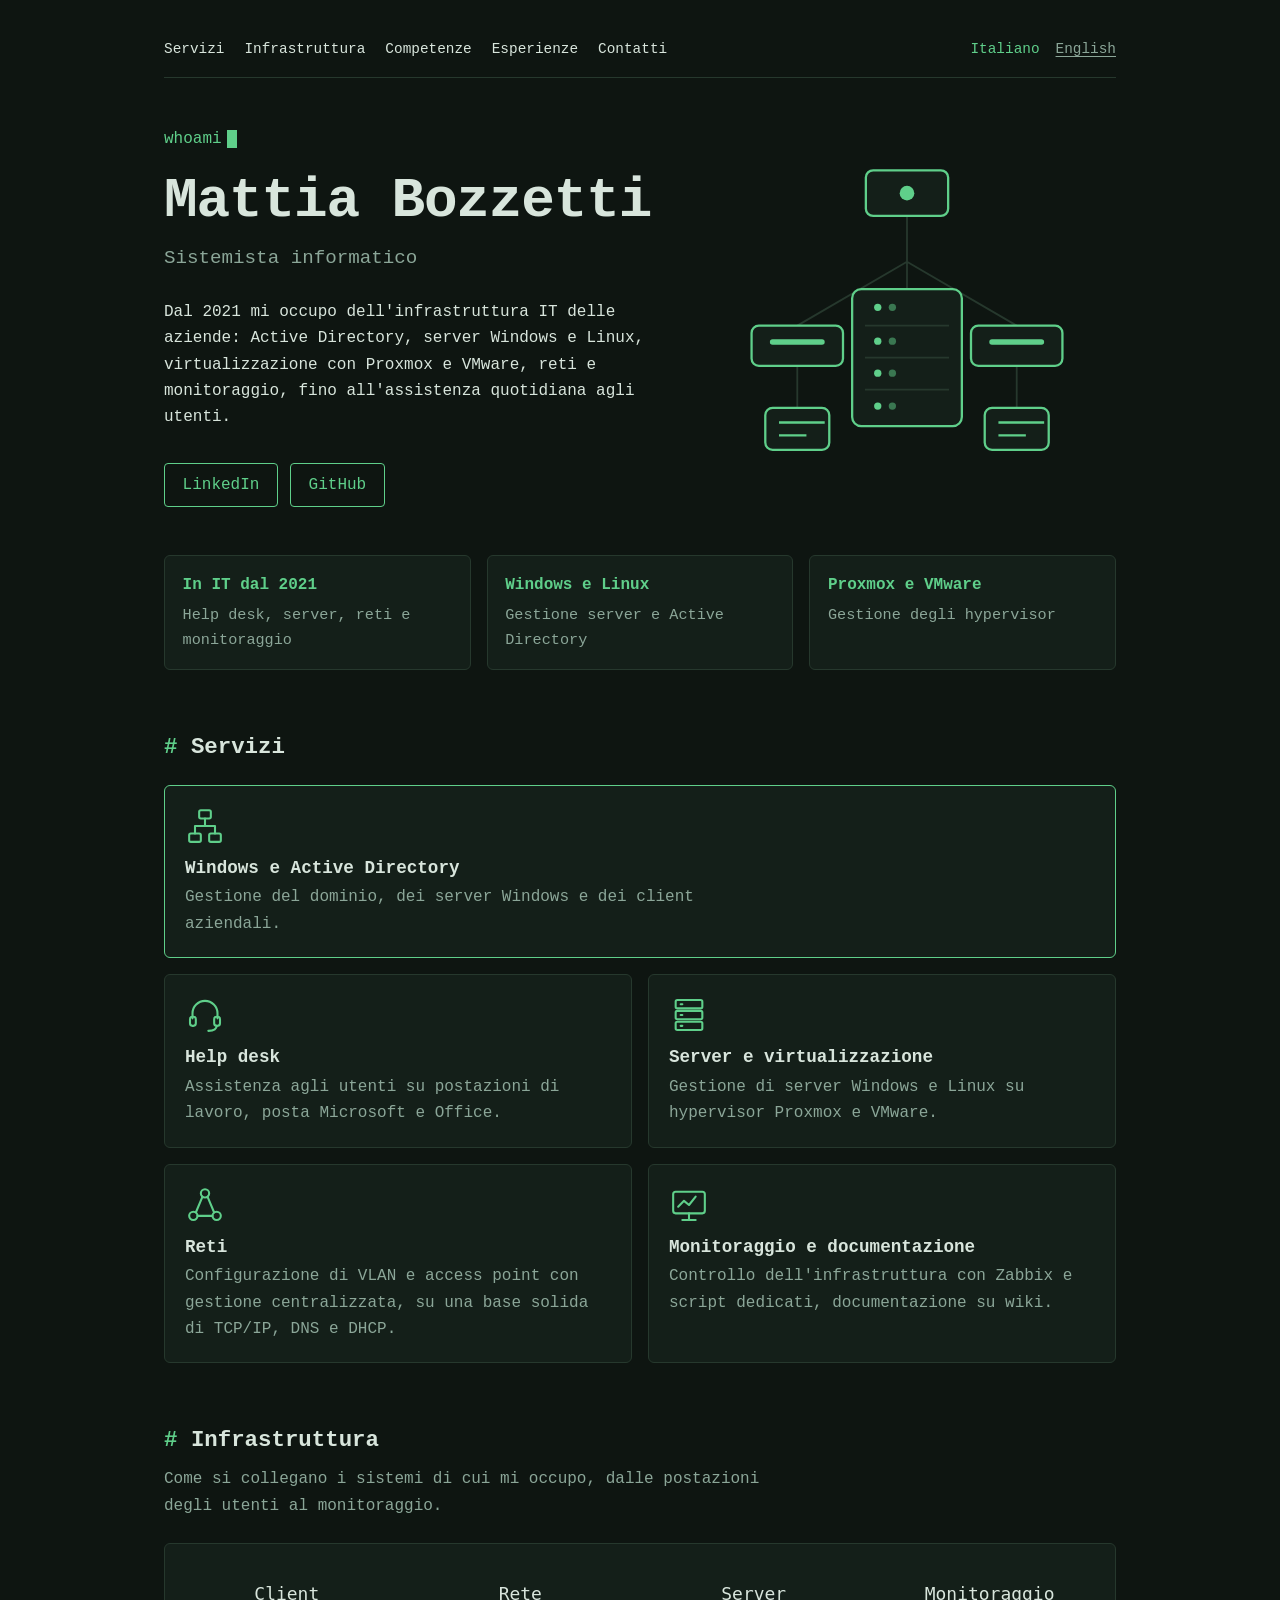
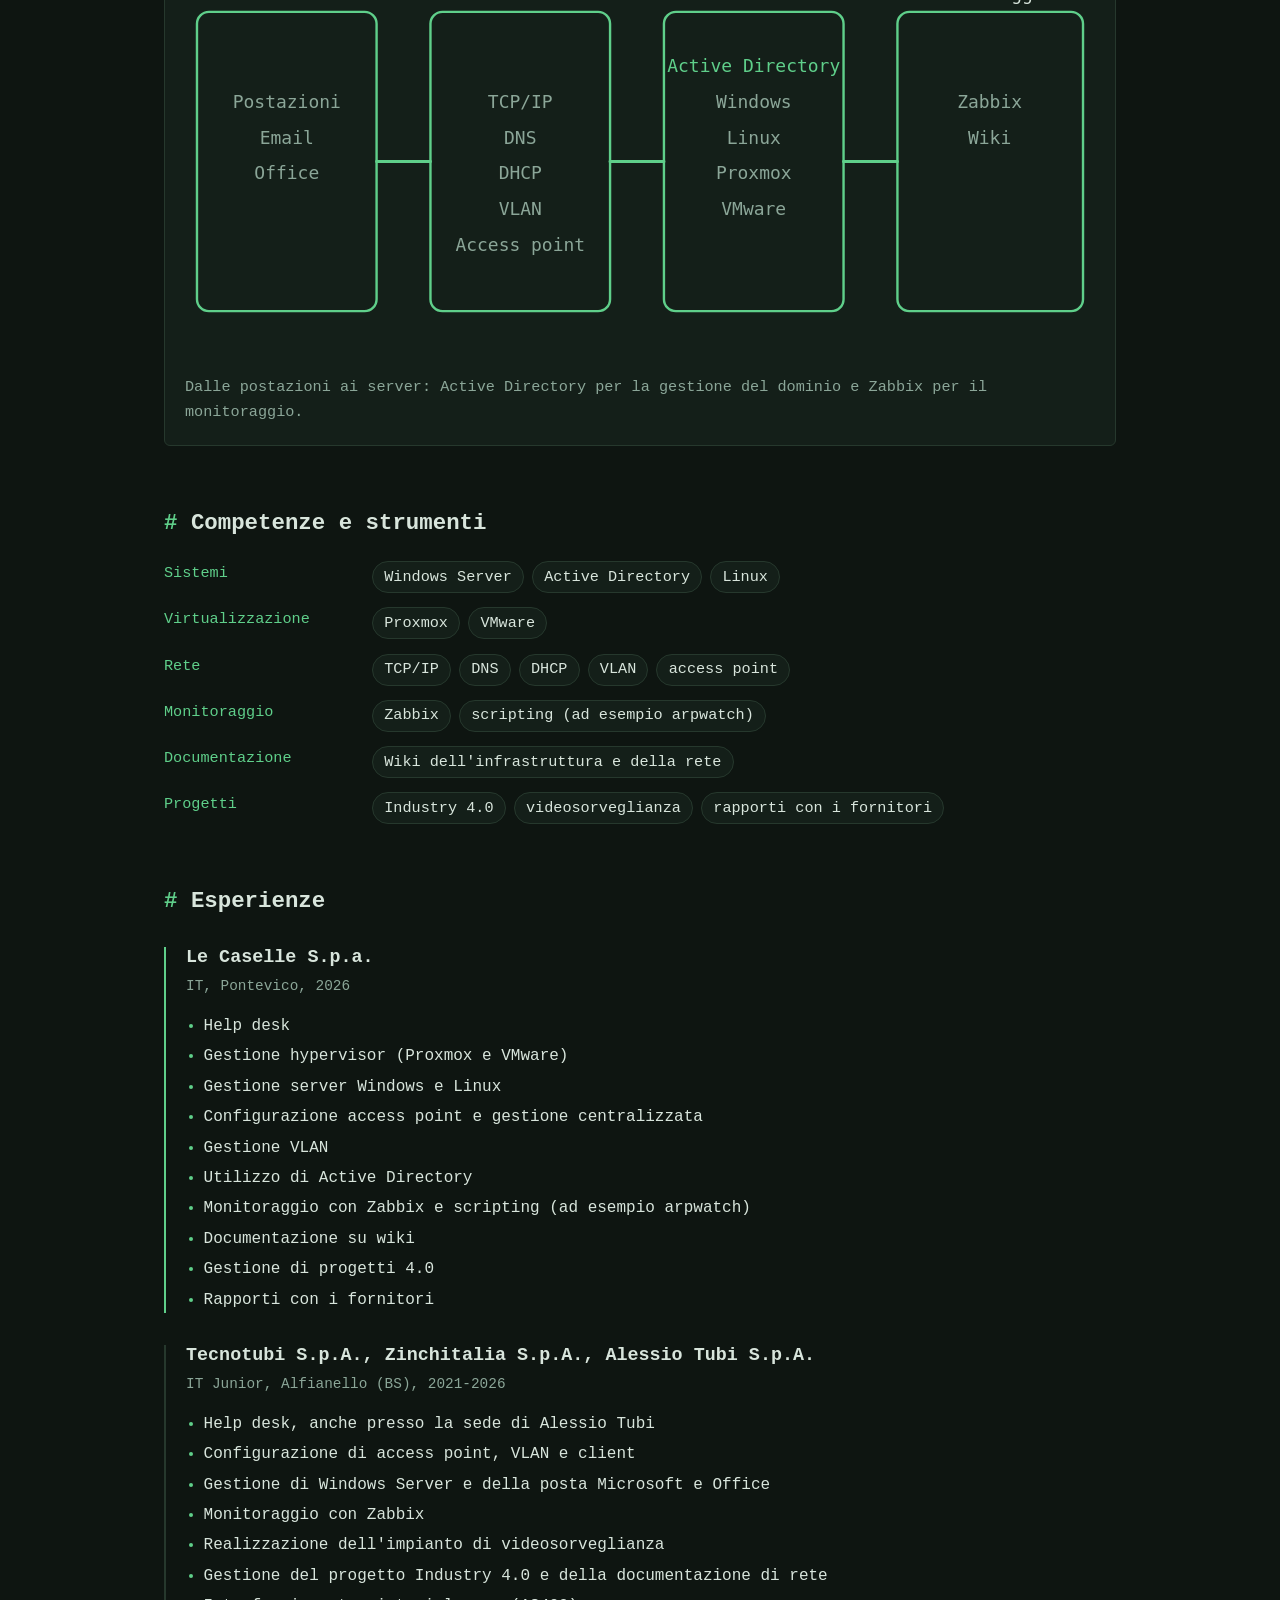
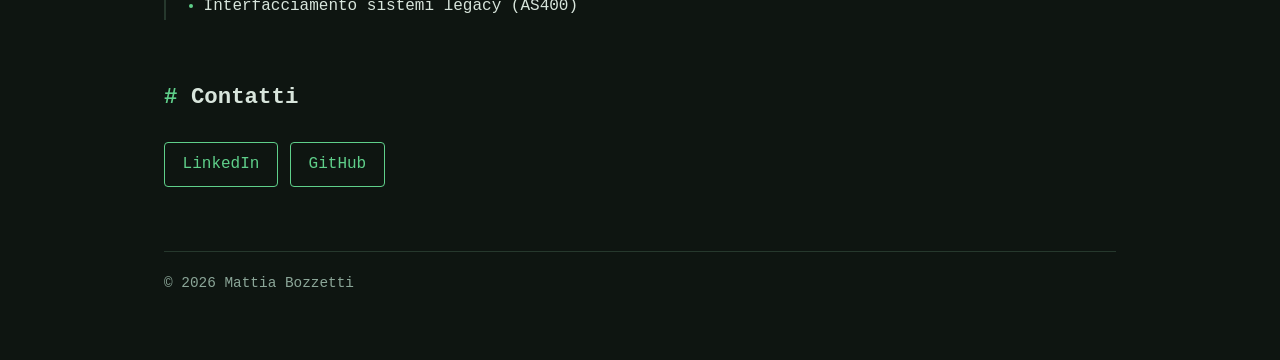
<file: index.html>
<!DOCTYPE html>
<html lang="it">
<head>
  <meta charset="utf-8">
  <meta name="viewport" content="width=device-width, initial-scale=1">
  <title>Mattia Bozzetti – Sistemista informatico</title>
  <meta name="description" content="Mattia Bozzetti, sistemista informatico: Active Directory, server Windows e Linux, virtualizzazione Proxmox e VMware, reti e monitoraggio Zabbix.">
  <link rel="alternate" hreflang="en" href="en.html">
  <link rel="stylesheet" href="style.css">
  <link rel="icon" href="img/favicon.svg" type="image/svg+xml">
  <meta property="og:type" content="website">
  <meta property="og:title" content="Mattia Bozzetti – Sistemista informatico">
  <meta property="og:description" content="Mattia Bozzetti, sistemista informatico: Active Directory, server Windows e Linux, virtualizzazione Proxmox e VMware, reti e monitoraggio Zabbix.">
  <meta property="og:locale" content="it_IT">
  <script type="application/ld+json">{"@context": "https://schema.org", "@type": "Person", "name": "Mattia Bozzetti", "jobTitle": "Sistemista informatico", "worksFor": {"@type": "Organization", "name": "Le Caselle S.p.a."}, "sameAs": ["https://www.linkedin.com/in/TUO-PROFILO", "https://github.com/mbozzetti00"]}</script>
</head>
<body>
  <div class="page">
    <nav class="top" aria-label="Menu"><div class="sections"><a href="#servizi">Servizi</a><a href="#infrastruttura">Infrastruttura</a><a href="#competenze">Competenze</a><a href="#esperienze">Esperienze</a><a href="#contatti">Contatti</a></div><div class="lang"><a href="index.html" hreflang="it" aria-current="page">Italiano</a>
      <a href="en.html" hreflang="en" lang="en">English</a></div></nav>

    <header class="hero"><div class="hero-text">
      <p class="prompt">whoami</p>
      <h1>Mattia Bozzetti</h1>
      <p class="role">Sistemista informatico</p>
      <p class="lead">Dal 2021 mi occupo dell'infrastruttura IT delle aziende: Active Directory, server Windows e Linux, virtualizzazione con Proxmox e VMware, reti e monitoraggio, fino all'assistenza quotidiana agli utenti.</p>
      <ul class="links">
        <li><a href=" https://it.linkedin.com/in/mattia-bozzetti-506442198">LinkedIn</a></li>
        <li><a href="https://github.com/mbozzetti00">GitHub</a></li>
      </ul>
    </div><img class="hero-art" src="img/hero.svg" alt="" width="420" height="360"></header>
    <ul class="facts"><li><strong>In IT dal 2021</strong><span>Help desk, server, reti e monitoraggio</span></li><li><strong>Windows e Linux</strong><span>Gestione server e Active Directory</span></li><li><strong>Proxmox e VMware</strong><span>Gestione degli hypervisor</span></li></ul>

    <main>
      <section id="servizi">
        <h2>Servizi</h2>
        <ul class="services">
          <li class="main">
            <img class="ico" src="img/s1.svg" alt="" width="40" height="40"><h3>Windows e Active Directory</h3>
            <p>Gestione del dominio, dei server Windows e dei client aziendali.</p>
          </li>
          <li>
            <img class="ico" src="img/s2.svg" alt="" width="40" height="40"><h3>Help desk</h3>
            <p>Assistenza agli utenti su postazioni di lavoro, posta Microsoft e Office.</p>
          </li>
          <li>
            <img class="ico" src="img/s3.svg" alt="" width="40" height="40"><h3>Server e virtualizzazione</h3>
            <p>Gestione di server Windows e Linux su hypervisor Proxmox e VMware.</p>
          </li>
          <li>
            <img class="ico" src="img/s4.svg" alt="" width="40" height="40"><h3>Reti</h3>
            <p>Configurazione di VLAN e access point con gestione centralizzata, su una base solida di TCP/IP, DNS e DHCP.</p>
          </li>
          <li>
            <img class="ico" src="img/s5.svg" alt="" width="40" height="40"><h3>Monitoraggio e documentazione</h3>
            <p>Controllo dell'infrastruttura con Zabbix e script dedicati, documentazione su wiki.</p>
          </li>
        </ul>
      </section>

      <section id="infrastruttura">
        <h2>Infrastruttura</h2>
        <p class="intro">Come si collegano i sistemi di cui mi occupo, dalle postazioni degli utenti al monitoraggio.</p>
        <figure class="diagram">
          <img src="img/infra.svg" alt="Schema dell'infrastruttura: client, rete, server e monitoraggio" width="760" height="330">
          <figcaption>Dalle postazioni ai server: Active Directory per la gestione del dominio e Zabbix per il monitoraggio.</figcaption>
        </figure>
      </section>

      <section id="competenze">
        <h2>Competenze e strumenti</h2>
        <dl class="skills">
          <dt>Sistemi</dt>
          <dd class="chips"><span>Windows Server</span><span>Active Directory</span><span>Linux</span></dd>
          <dt>Virtualizzazione</dt>
          <dd class="chips"><span>Proxmox</span><span>VMware</span></dd>
          <dt>Rete</dt>
          <dd class="chips"><span>TCP/IP</span><span>DNS</span><span>DHCP</span><span>VLAN</span><span>access point</span></dd>
          <dt>Monitoraggio</dt>
          <dd class="chips"><span>Zabbix</span><span>scripting (ad esempio arpwatch)</span></dd>
          <dt>Documentazione</dt>
          <dd class="chips"><span>Wiki dell'infrastruttura e della rete</span></dd>
          <dt>Progetti</dt>
          <dd class="chips"><span>Industry 4.0</span><span>videosorveglianza</span><span>rapporti con i fornitori</span></dd>
        </dl>
      </section>

      <section id="esperienze">
        <h2>Esperienze</h2>

        <article class="job current">
          <h3>Le Caselle S.p.a.</h3>
          <p class="meta">IT, Pontevico, 2026</p>
          <ul>
            <li>Help desk</li>
            <li>Gestione hypervisor (Proxmox e VMware)</li>
            <li>Gestione server Windows e Linux</li>
            <li>Configurazione access point e gestione centralizzata</li>
            <li>Gestione VLAN</li>
            <li>Utilizzo di Active Directory</li>
            <li>Monitoraggio con Zabbix e scripting (ad esempio arpwatch)</li>
            <li>Documentazione su wiki</li>
            <li>Gestione di progetti 4.0</li>
            <li>Rapporti con i fornitori</li>
          </ul>
        </article>

        <article class="job">
          <h3>Tecnotubi S.p.A., Zinchitalia S.p.A., Alessio Tubi S.p.A.</h3>
          <p class="meta">IT Junior, Alfianello (BS), 2021-2026</p>
          <ul>
            <li>Help desk, anche presso la sede di Alessio Tubi</li>
            <li>Configurazione di access point, VLAN e client</li>
            <li>Gestione di Windows Server e della posta Microsoft e Office</li>
            <li>Monitoraggio con Zabbix</li>
            <li>Realizzazione dell'impianto di videosorveglianza</li>
            <li>Gestione del progetto Industry 4.0 e della documentazione di rete</li>
            <li>Interfacciamento sistemi legacy (AS400)</li>
          </ul>
        </article>

      </section>

      <section id="contatti" class="contact">
        <h2>Contatti</h2>
        <ul class="links">
          <li><a href=" https://it.linkedin.com/in/mattia-bozzetti-506442198">LinkedIn</a></li>
          <li><a href="https://github.com/mbozzetti00">GitHub</a></li>
        </ul>
      </section>
    </main>

    <footer>
      <p>© 2026 Mattia Bozzetti</p>
    </footer>
  </div>
</body>
</html>
</file>
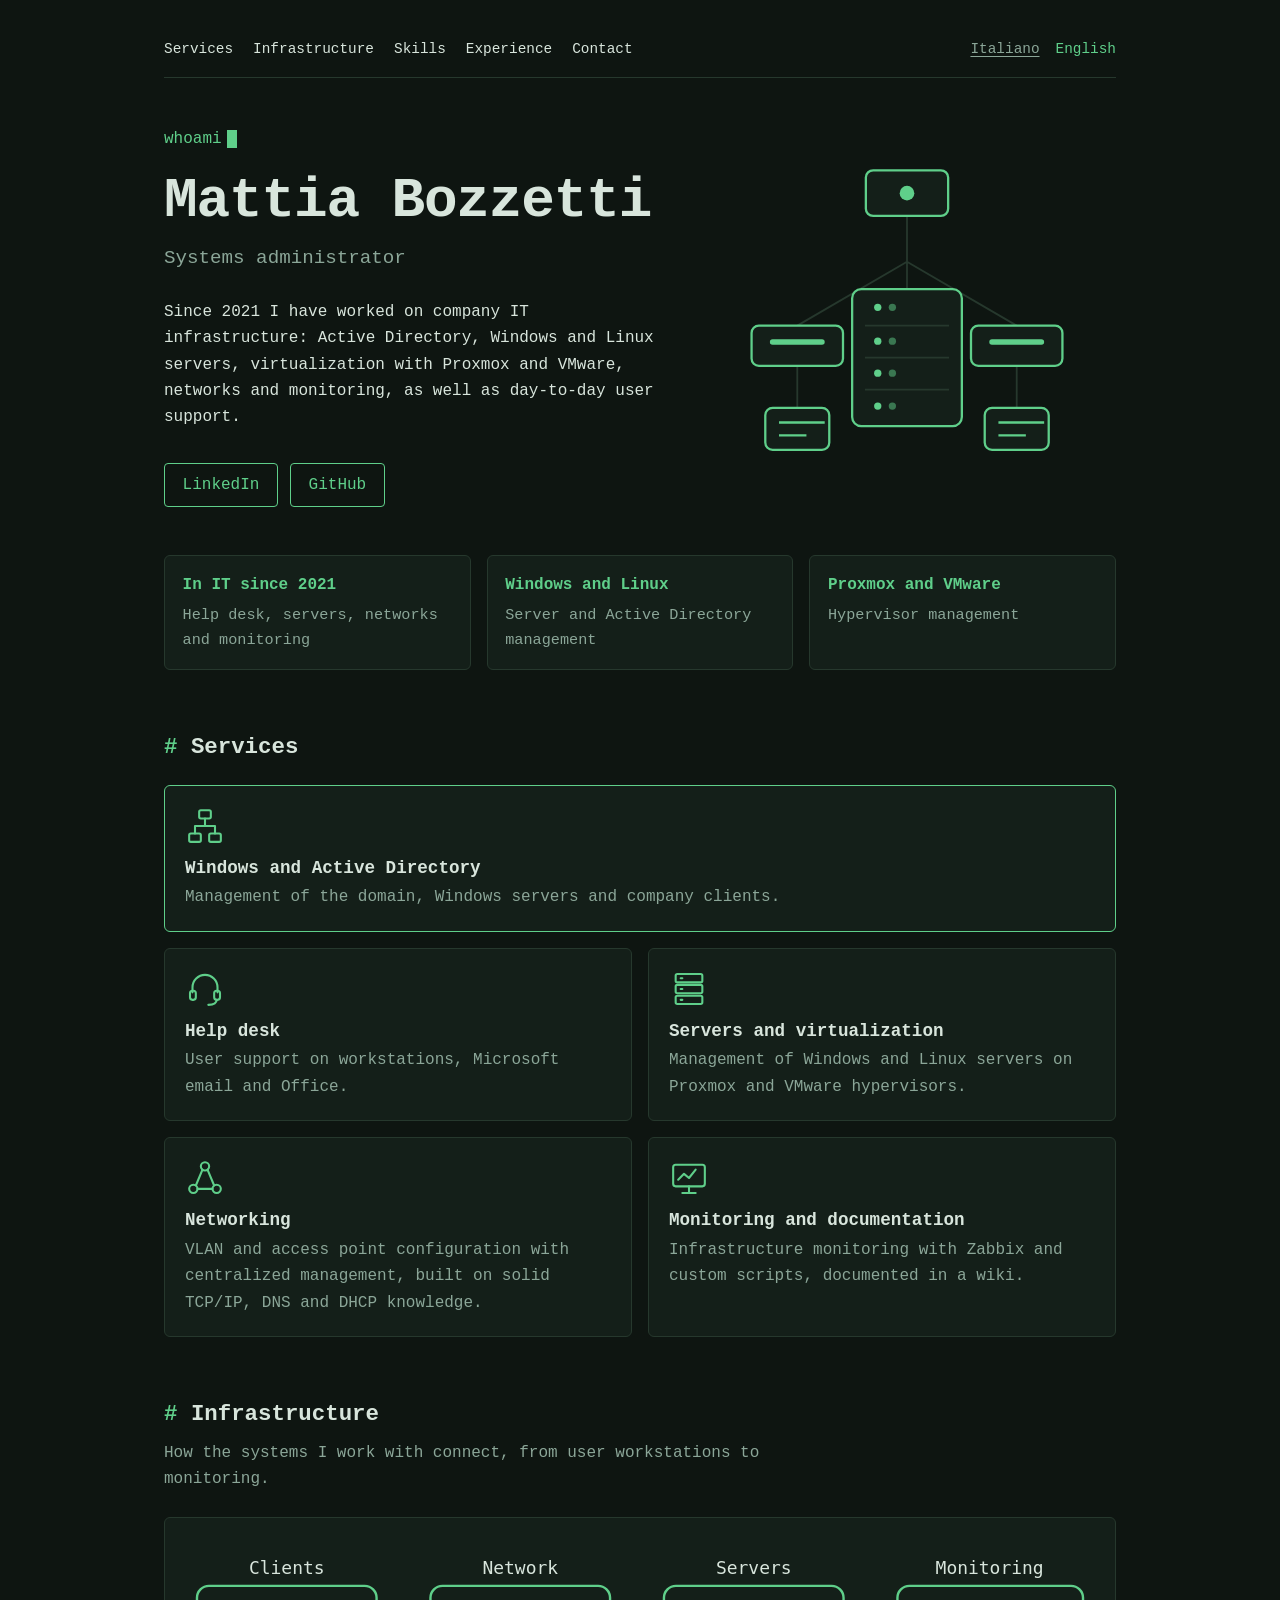
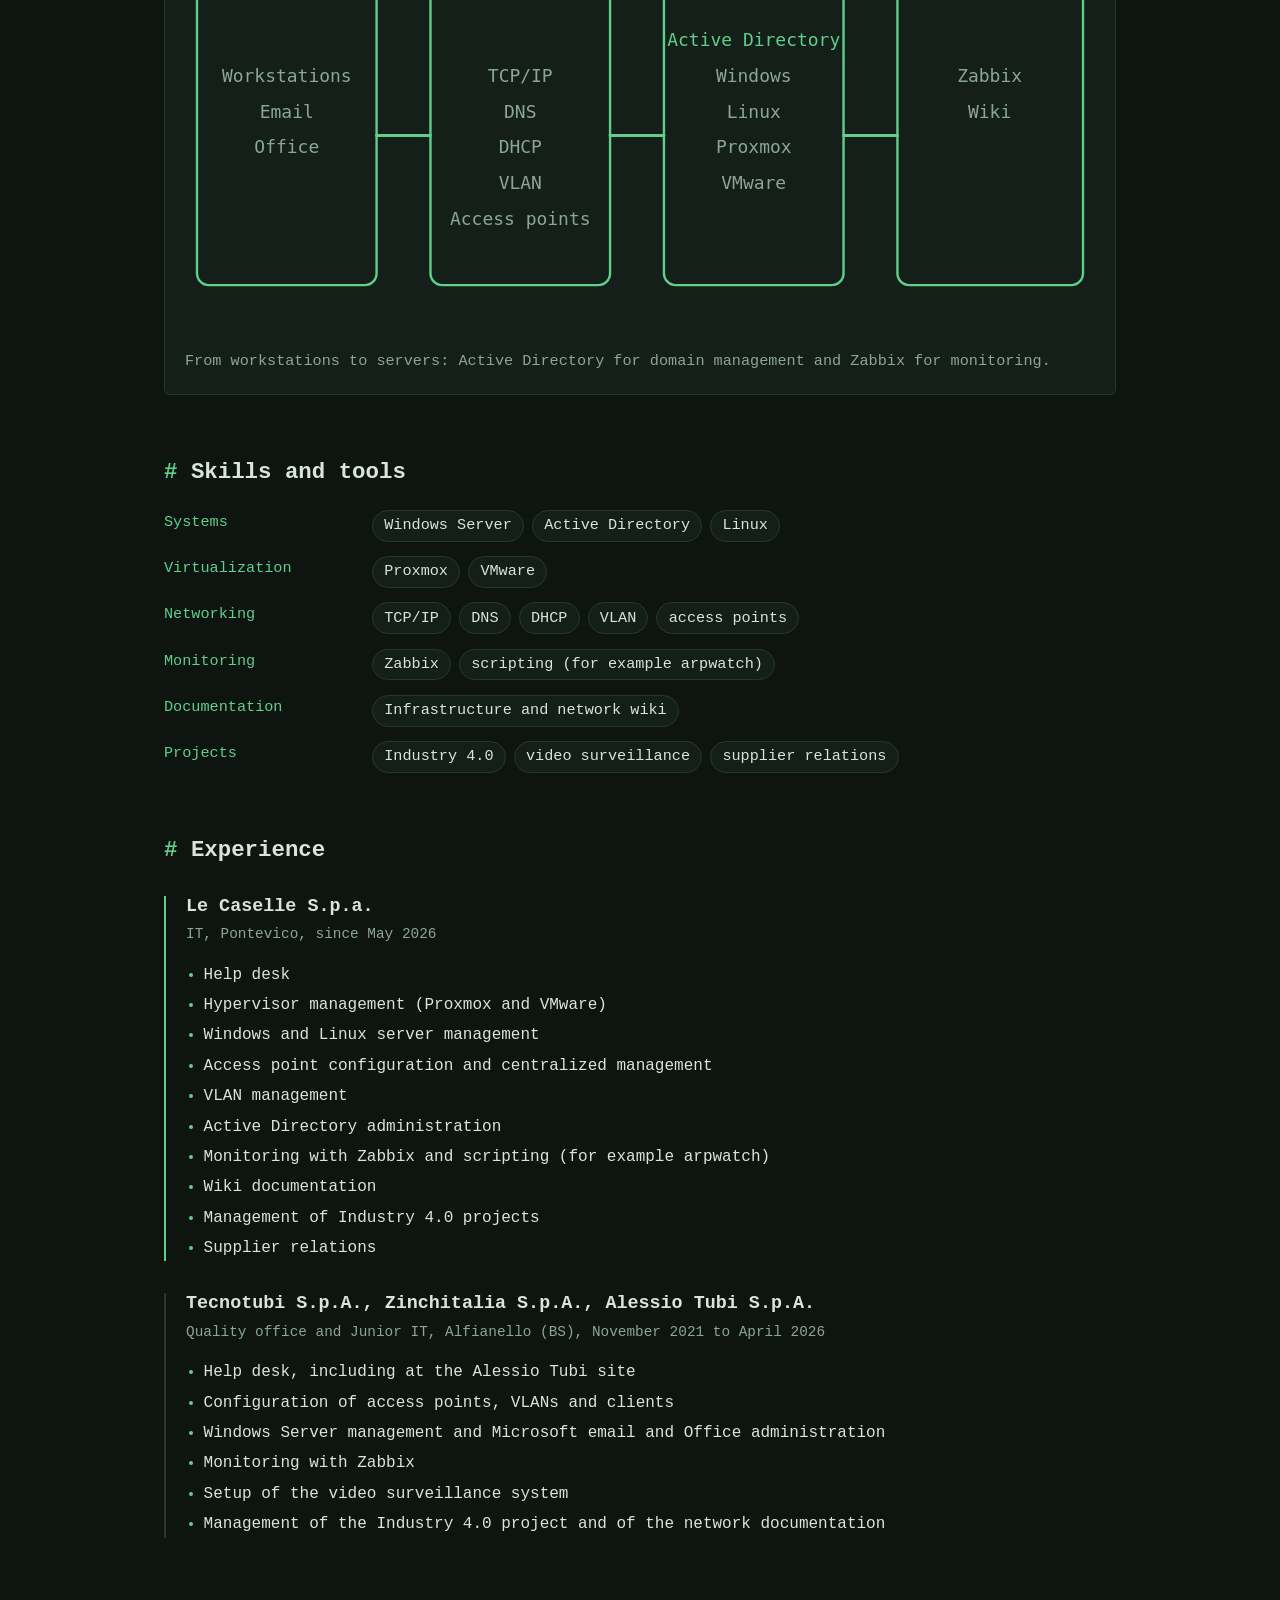
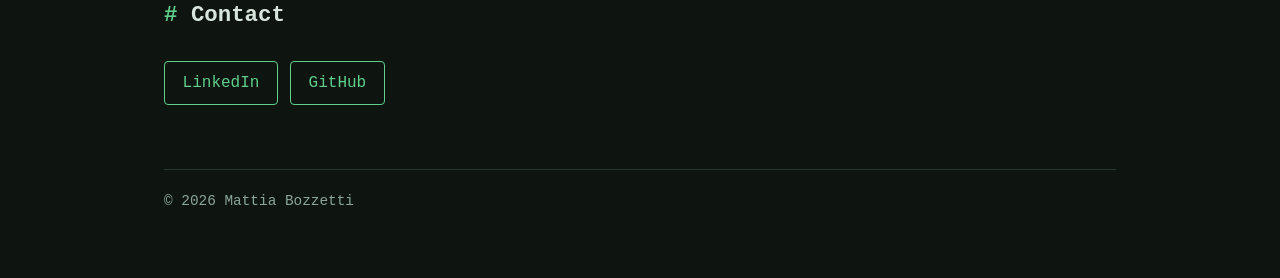
<file: en.html>
<!DOCTYPE html>
<html lang="en">
<head>
  <meta charset="utf-8">
  <meta name="viewport" content="width=device-width, initial-scale=1">
  <title>Mattia Bozzetti – Systems administrator</title>
  <meta name="description" content="Mattia Bozzetti, systems administrator: Active Directory, Windows and Linux servers, Proxmox and VMware virtualization, networks and Zabbix monitoring.">
  <link rel="alternate" hreflang="it" href="index.html">
  <link rel="stylesheet" href="style.css">
  <link rel="icon" href="img/favicon.svg" type="image/svg+xml">
  <meta property="og:type" content="website">
  <meta property="og:title" content="Mattia Bozzetti – Systems administrator">
  <meta property="og:description" content="Mattia Bozzetti, systems administrator: Active Directory, Windows and Linux servers, Proxmox and VMware virtualization, networks and Zabbix monitoring.">
  <meta property="og:locale" content="en_US">
  <script type="application/ld+json">{"@context": "https://schema.org", "@type": "Person", "name": "Mattia Bozzetti", "jobTitle": "Systems administrator", "worksFor": {"@type": "Organization", "name": "Le Caselle S.p.a."}, "sameAs": ["https://www.linkedin.com/in/TUO-PROFILO", "https://github.com/mbozzetti00"]}</script>
</head>
<body>
  <div class="page">
    <nav class="top" aria-label="Menu"><div class="sections"><a href="#services">Services</a><a href="#infrastructure">Infrastructure</a><a href="#skills">Skills</a><a href="#experience">Experience</a><a href="#contact">Contact</a></div><div class="lang"><a href="index.html" hreflang="it" lang="it">Italiano</a>
      <a href="en.html" hreflang="en" aria-current="page">English</a></div></nav>

    <header class="hero"><div class="hero-text">
      <p class="prompt">whoami</p>
      <h1>Mattia Bozzetti</h1>
      <p class="role">Systems administrator</p>
      <p class="lead">Since 2021 I have worked on company IT infrastructure: Active Directory, Windows and Linux servers, virtualization with Proxmox and VMware, networks and monitoring, as well as day-to-day user support.</p>
      <ul class="links">
        <li><a href="https://www.linkedin.com/in/TUO-PROFILO">LinkedIn</a></li>
        <li><a href="https://github.com/mbozzetti00">GitHub</a></li>
      </ul>
    </div><img class="hero-art" src="img/hero.svg" alt="" width="420" height="360"></header>
    <ul class="facts"><li><strong>In IT since 2021</strong><span>Help desk, servers, networks and monitoring</span></li><li><strong>Windows and Linux</strong><span>Server and Active Directory management</span></li><li><strong>Proxmox and VMware</strong><span>Hypervisor management</span></li></ul>

    <main>
      <section id="services">
        <h2>Services</h2>
        <ul class="services">
          <li class="main">
            <img class="ico" src="img/s1.svg" alt="" width="40" height="40"><h3>Windows and Active Directory</h3>
            <p>Management of the domain, Windows servers and company clients.</p>
          </li>
          <li>
            <img class="ico" src="img/s2.svg" alt="" width="40" height="40"><h3>Help desk</h3>
            <p>User support on workstations, Microsoft email and Office.</p>
          </li>
          <li>
            <img class="ico" src="img/s3.svg" alt="" width="40" height="40"><h3>Servers and virtualization</h3>
            <p>Management of Windows and Linux servers on Proxmox and VMware hypervisors.</p>
          </li>
          <li>
            <img class="ico" src="img/s4.svg" alt="" width="40" height="40"><h3>Networking</h3>
            <p>VLAN and access point configuration with centralized management, built on solid TCP/IP, DNS and DHCP knowledge.</p>
          </li>
          <li>
            <img class="ico" src="img/s5.svg" alt="" width="40" height="40"><h3>Monitoring and documentation</h3>
            <p>Infrastructure monitoring with Zabbix and custom scripts, documented in a wiki.</p>
          </li>
        </ul>
      </section>

      <section id="infrastructure">
        <h2>Infrastructure</h2>
        <p class="intro">How the systems I work with connect, from user workstations to monitoring.</p>
        <figure class="diagram">
          <img src="img/infra-en.svg" alt="Infrastructure diagram: clients, network, servers and monitoring" width="760" height="330">
          <figcaption>From workstations to servers: Active Directory for domain management and Zabbix for monitoring.</figcaption>
        </figure>
      </section>

      <section id="skills">
        <h2>Skills and tools</h2>
        <dl class="skills">
          <dt>Systems</dt>
          <dd class="chips"><span>Windows Server</span><span>Active Directory</span><span>Linux</span></dd>
          <dt>Virtualization</dt>
          <dd class="chips"><span>Proxmox</span><span>VMware</span></dd>
          <dt>Networking</dt>
          <dd class="chips"><span>TCP/IP</span><span>DNS</span><span>DHCP</span><span>VLAN</span><span>access points</span></dd>
          <dt>Monitoring</dt>
          <dd class="chips"><span>Zabbix</span><span>scripting (for example arpwatch)</span></dd>
          <dt>Documentation</dt>
          <dd class="chips"><span>Infrastructure and network wiki</span></dd>
          <dt>Projects</dt>
          <dd class="chips"><span>Industry 4.0</span><span>video surveillance</span><span>supplier relations</span></dd>
        </dl>
      </section>

      <section id="experience">
        <h2>Experience</h2>

        <article class="job current">
          <h3>Le Caselle S.p.a.</h3>
          <p class="meta">IT, Pontevico, since May 2026</p>
          <ul>
            <li>Help desk</li>
            <li>Hypervisor management (Proxmox and VMware)</li>
            <li>Windows and Linux server management</li>
            <li>Access point configuration and centralized management</li>
            <li>VLAN management</li>
            <li>Active Directory administration</li>
            <li>Monitoring with Zabbix and scripting (for example arpwatch)</li>
            <li>Wiki documentation</li>
            <li>Management of Industry 4.0 projects</li>
            <li>Supplier relations</li>
          </ul>
        </article>

        <article class="job">
          <h3>Tecnotubi S.p.A., Zinchitalia S.p.A., Alessio Tubi S.p.A.</h3>
          <p class="meta">Quality office and Junior IT, Alfianello (BS), November 2021 to April 2026</p>
          <ul>
            <li>Help desk, including at the Alessio Tubi site</li>
            <li>Configuration of access points, VLANs and clients</li>
            <li>Windows Server management and Microsoft email and Office administration</li>
            <li>Monitoring with Zabbix</li>
            <li>Setup of the video surveillance system</li>
            <li>Management of the Industry 4.0 project and of the network documentation</li>
          </ul>
        </article>
      </section>

      <section id="contact" class="contact">
        <h2>Contact</h2>
        <ul class="links">
          <li><a href="https://www.linkedin.com/in/TUO-PROFILO">LinkedIn</a></li>
          <li><a href="https://github.com/mbozzetti00">GitHub</a></li>
        </ul>
      </section>
    </main>

    <footer>
      <p>© 2026 Mattia Bozzetti</p>
    </footer>
  </div>
</body>
</html>
</file>
<file: style.css>
:root {
  --bg: #0e1511;
  --surface: #141f19;
  --line: #26382d;
  --text: #d8e5dc;
  --muted: #8ba698;
  --accent: #5fcf8a;
  --accent-soft: #8fe3ac;
  --mono: ui-monospace, "Cascadia Code", "SFMono-Regular", Consolas, "Liberation Mono", monospace;
  --sans: var(--mono);
  color-scheme: dark;
}

*, *::before, *::after { box-sizing: border-box; }

html { scroll-behavior: auto; }

body {
  margin: 0;
  background: var(--bg);
  color: var(--text);
  font-family: var(--sans);
  font-size: 1rem;
  line-height: 1.65;
}

.page {
  max-width: 46rem;
  margin: 0 auto;
  padding: 1.5rem 1.25rem 4rem;
}

a { color: var(--accent); text-underline-offset: 0.2em; }
a:hover { color: var(--accent-soft); }
a:focus-visible { outline: 2px solid var(--accent); outline-offset: 3px; }

h1, h2, h3 { margin: 0; line-height: 1.2; }
p { margin: 0; }
ul { margin: 0; padding: 0; }

/* Barra lingua */
.top {
  display: flex;
  justify-content: flex-end;
  gap: 1rem;
  font-family: var(--mono);
  font-size: 0.9rem;
}
.top a { color: var(--muted); }
.top a[aria-current="page"] { color: var(--accent); text-decoration: none; }

/* Hero */
.hero { margin-top: 4rem; }

.prompt {
  font-family: var(--mono);
  color: var(--accent);
  font-size: 1rem;
}
.prompt::after {
  content: "";
  display: inline-block;
  width: 0.6em;
  height: 1.1em;
  margin-left: 0.35em;
  background: var(--accent);
  vertical-align: text-bottom;
}

.hero h1 {
  margin-top: 1rem;
  font-family: var(--mono);
  font-size: clamp(2.25rem, 7vw, 3.5rem);
  font-weight: 700;
  letter-spacing: -0.02em;
}

.role {
  margin-top: 0.5rem;
  font-family: var(--mono);
  font-size: 1.2rem;
  color: var(--muted);
}

.lead {
  margin-top: 1.5rem;
  max-width: 36rem;
}

.links {
  display: flex;
  flex-wrap: wrap;
  gap: 0.75rem;
  margin-top: 2rem;
  list-style: none;
}
.links a {
  display: inline-block;
  padding: 0.5rem 1.1rem;
  border: 1px solid var(--accent);
  border-radius: 4px;
  font-family: var(--mono);
  text-decoration: none;
}
.links a:hover { background: var(--accent); color: var(--bg); }

/* Sezioni */
section { margin-top: 4rem; }

section > h2 {
  font-family: var(--mono);
  font-size: 1.4rem;
  font-weight: 700;
}
section > h2::before { content: "# "; color: var(--accent); }

/* Servizi */
.services { margin-top: 1.5rem; list-style: none; }
.services li { padding: 1.1rem 0; border-top: 1px solid var(--line); }
.services li.main { border-top-color: var(--accent); }
.services h3 { font-size: 1.1rem; }
.services p { margin-top: 0.35rem; color: var(--muted); max-width: 38rem; }

/* Competenze */
.skills {
  display: grid;
  grid-template-columns: 1fr;
  gap: 0.25rem 2rem;
  margin: 1.5rem 0 0;
}
.skills dt {
  margin-top: 1rem;
  font-family: var(--mono);
  color: var(--accent);
  font-size: 0.95rem;
}
.skills dd { margin: 0; }

@media (min-width: 40rem) {
  .skills { grid-template-columns: 11rem 1fr; gap: 0.9rem 2rem; }
  .skills dt { margin-top: 0; }
}

/* Esperienze */
.job {
  margin-top: 2rem;
  padding-left: 1.25rem;
  border-left: 2px solid var(--line);
}
.job.current { border-left-color: var(--accent); }
.job h3 { font-size: 1.15rem; }
.meta {
  margin-top: 0.35rem;
  font-family: var(--mono);
  font-size: 0.9rem;
  color: var(--muted);
}
.job ul { margin-top: 0.9rem; padding-left: 1.1rem; }
.job li { margin-top: 0.25rem; }
.job li::marker { color: var(--accent); }

.subhead {
  margin-top: 3rem;
  font-family: var(--mono);
  font-size: 1.05rem;
}
.certs { margin-top: 1rem; padding-left: 1.1rem; }
.certs li::marker { color: var(--accent); }

/* Contatti */
.contact p { margin-top: 1rem; max-width: 36rem; }

footer {
  margin-top: 4rem;
  padding-top: 1.25rem;
  border-top: 1px solid var(--line);
  font-size: 0.9rem;
  color: var(--muted);
}

/* Versione 2: layout professionale */
.page { max-width: 62rem; }
.top { position: sticky; top: 0; z-index: 5; flex-wrap: wrap; align-items: center; justify-content: space-between; gap: 0.5rem 1.5rem; padding: 0.9rem 0; background: var(--bg); border-bottom: 1px solid var(--line); }
.top .sections { display: flex; flex-wrap: wrap; gap: 0.25rem 1.25rem; }
.top .sections a { color: var(--text); text-decoration: none; }
.top .sections a:hover { color: var(--accent); }
.top .lang { display: flex; gap: 1rem; }
section { scroll-margin-top: 5rem; }

.hero { display: grid; gap: 2rem; align-items: center; margin-top: 3rem; }
.hero-art { width: 100%; height: auto; max-width: 24rem; justify-self: center; }
@media (min-width: 52rem) { .hero { grid-template-columns: 1.2fr 1fr; } }

.facts { display: grid; gap: 1rem; margin: 3rem 0 0; padding: 0; list-style: none; }
@media (min-width: 40rem) { .facts { grid-template-columns: repeat(3, 1fr); } }
.facts li { padding: 1rem 1.1rem; background: var(--surface); border: 1px solid var(--line); border-radius: 6px; }
.facts strong { display: block; font-family: var(--mono); color: var(--accent); }
.facts span { display: block; margin-top: 0.25rem; font-size: 0.95rem; color: var(--muted); }

.intro { margin-top: 0.75rem; max-width: 38rem; color: var(--muted); }
.diagram { margin: 1.5rem 0 0; padding: 1.25rem; background: var(--surface); border: 1px solid var(--line); border-radius: 6px; }
.diagram img { display: block; width: 100%; height: auto; }
.diagram figcaption { margin-top: 1rem; font-size: 0.95rem; color: var(--muted); }

.services { display: grid; gap: 1rem; }
@media (min-width: 40rem) { .services { grid-template-columns: repeat(2, 1fr); } .services li.main { grid-column: 1 / -1; } }
.services li { padding: 1.25rem; background: var(--surface); border: 1px solid var(--line); border-radius: 6px; }
.services li.main { border-color: var(--accent); }
.ico { display: block; margin-bottom: 0.75rem; }

.chips { display: flex; flex-wrap: wrap; gap: 0.5rem; }
.chips span { padding: 0.15rem 0.7rem; border: 1px solid var(--line); border-radius: 999px; background: var(--surface); font-size: 0.95rem; }
</file>
